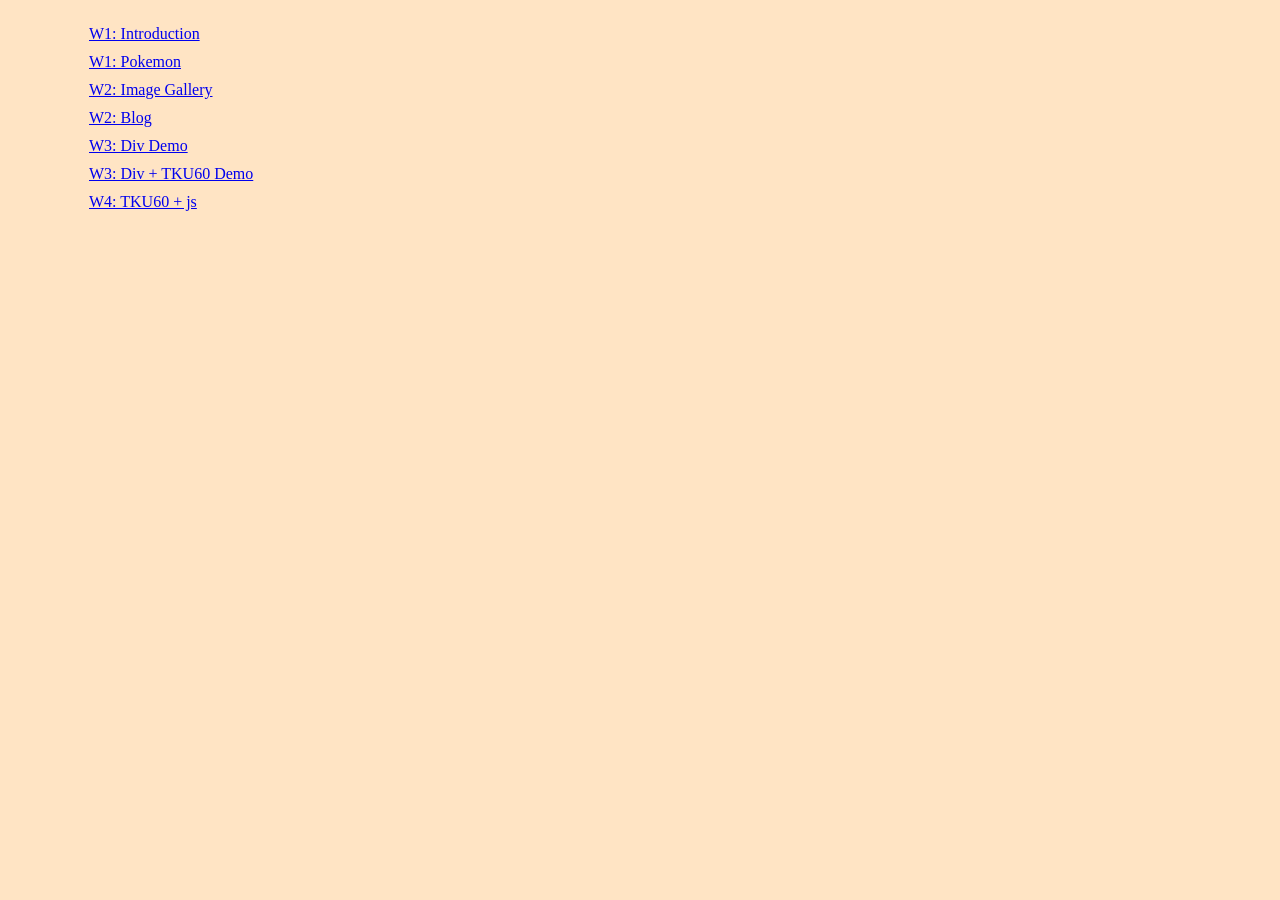
<file: index.html>
<!DOCTYPE html>
<html lang="en">
  <head>
    <meta charset="UTF-8" />
    <meta name="viewport" content="width=device-width, initial-scale=1.0" />
    <link rel="stylesheet" href="./classdemo.css" />
    <title>109-1 Class Demo</title>
  </head>
  <body>
    <div id="container">
      <ul>
        <li>
          <a href="./109-1-w01-intro_pokemon/w01-intro_pokemon/intro.html">
            W1: Introduction</a
          >
        </li>
        <li>
          <a href="./109-1-w01-intro_pokemon/w01-intro_pokemon/pokemon.html">
            W1: Pokemon</a
          >
        </li>
        <li>
          <a href="./109-1-w02-imageGallery/w02-imageGallery/imageGallery.html">
            W2: Image Gallery</a
          >
        </li>
        <li>
          <a href="./109-1-w02-blog/w02-blog/blog.html"> W2: Blog</a>
        </li>
        <li>
          <a href="./109-1-w03-w03-div/w03-div/div.html"> W3: Div Demo</a>
        </li>
        <li>
          <a href="./w03-div-tku60/div_tku60.html"> W3: Div + TKU60 Demo</a>
        </li>
        <li>
          <a href="./w04-tku60-js/div_tku60.html"> W4: TKU60 + js</a>
        </li>
      </ul>
    </div>
  </body>
</html>
</file>
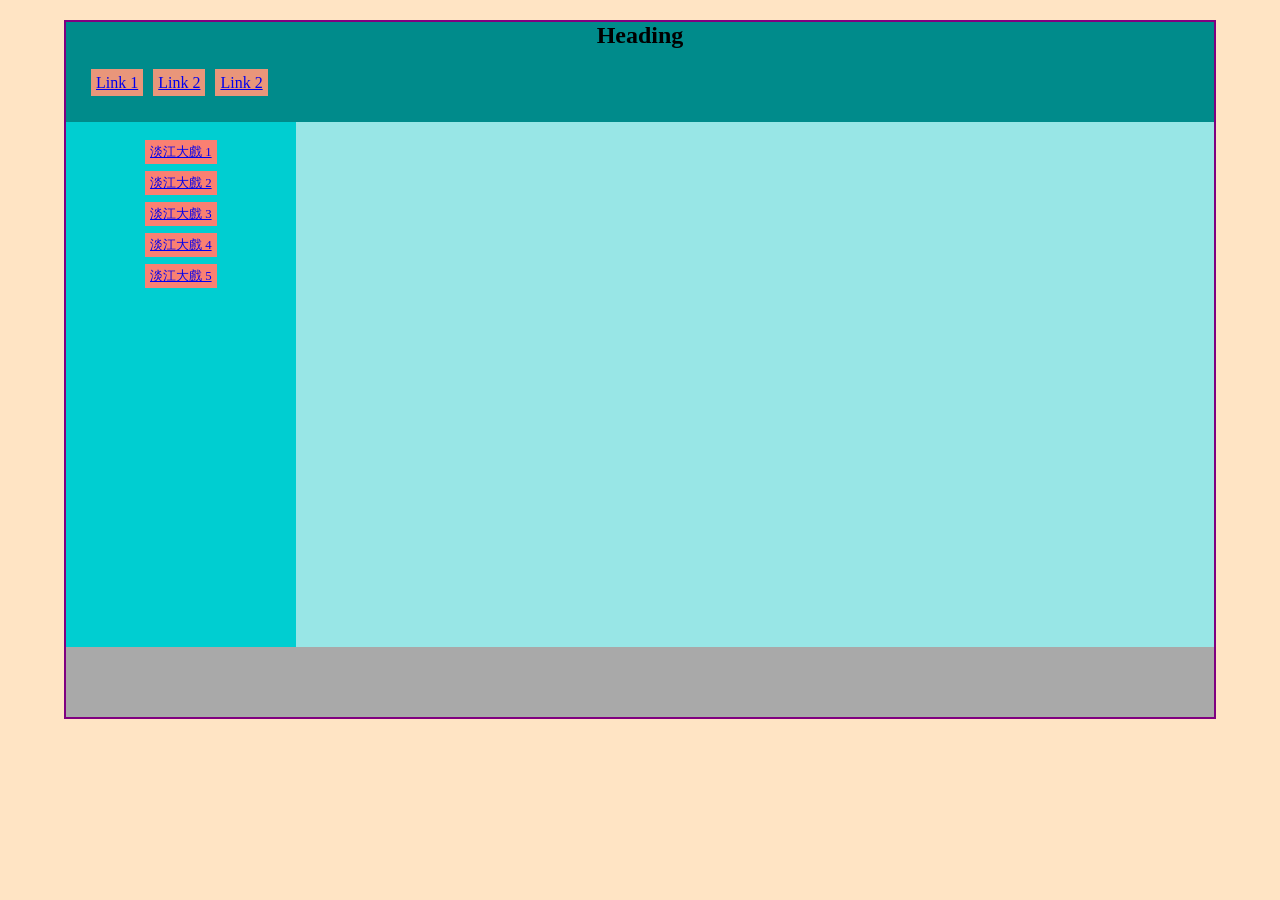
<file: w03-div-tku60/div_tku60.html>
<!DOCTYPE html>
<html lang="en">
  <head>
    <meta charset="UTF-8" />
    <meta name="viewport" content="width=device-width, initial-scale=1.0" />
    <title>Div Demo</title>
    <link rel="stylesheet" href="./div_tku60.css" />
  </head>
  <body>
    <div id="container">
      <div id="heading">
        <h2>Heading</h2>
        <ul>
          <li>
            <a href="#">Link 1</a>
          </li>
          <li>
            <a href="#">Link 2</a>
          </li>
          <li>
            <a href="#">Link 2</a>
          </li>
        </ul>
      </div>
      <div id="main">
        <aside>
          <ul>
            <li>
              <a href="#">淡江大戲 1</a>
            </li>
            <li>
              <a href="#">淡江大戲 2</a>
            </li>
            <li>
              <a href="#">淡江大戲 3</a>
            </li>
            <li>
              <a href="#">淡江大戲 4</a>
            </li>
            <li>
              <a href="#">淡江大戲 5</a>
            </li>
          </ul>
        </aside>
        <div id="section">
          <div class="video-responsive">
            <div id="player">
              <iframe
                width="560"
                height="315"
                src="https://www.youtube.com/embed/RechrtUxfQc"
                frameborder="0"
                allow="accelerometer; autoplay; clipboard-write; encrypted-media; gyroscope; picture-in-picture"
                allowfullscreen
              ></iframe>
            </div>
          </div>
        </div>
      </div>
      <div id="footer"></div>
    </div>
  </body>
</html>
</file>
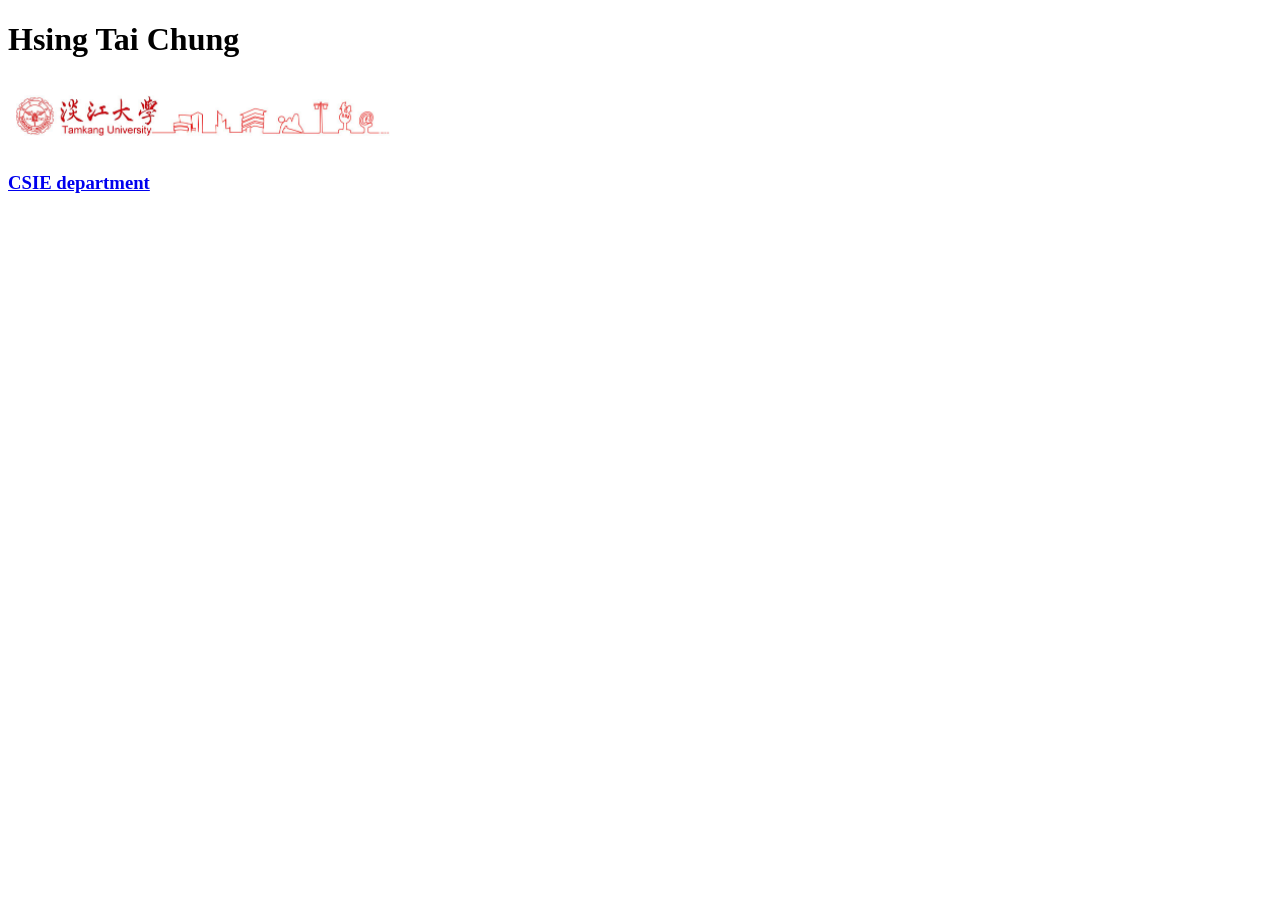
<file: 109-1-w01-intro_pokemon/w01-intro_pokemon/intro.html>
<!DOCTYPE html>
<html lang="en">
  <head>
    <meta charset="UTF-8" />
    <meta name="viewport" content="width=device-width, initial-scale=1.0" />
    <meta http-equiv="X-UA-Compatible" content="ie=edge" />
    <title>Introduction</title>
  </head>
  <body>
    <h1>Hsing Tai Chung</h1>
    <img src="./tku.PNG" width="400" alt="" /> <br />
    <a href="http://www.csie.tku.edu.tw/"> <h3>CSIE department</h3> </a>
  </body>
</html>
</file>
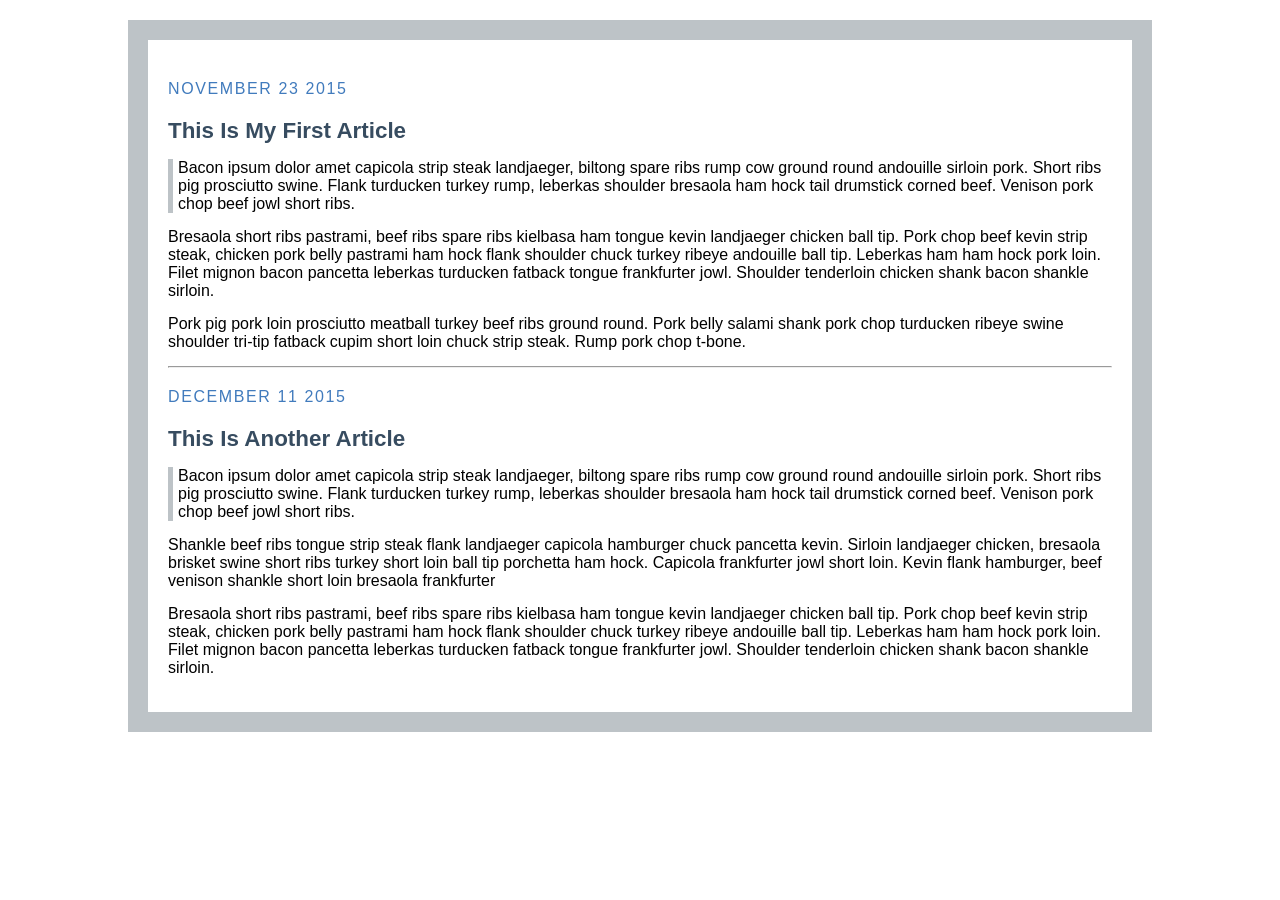
<file: 109-1-w02-blog/w02-blog/blog.html>
<!DOCTYPE html>
<html>
  <head>
    <title>My Blog</title>
    <link rel="stylesheet" type="text/css" href="blog.css" />
  </head>
  <body>
    <link
      href="http://fonts.googleapis.com/css?family=Source+Sans+Pro:400,700,400italic|Source+Code+Pro:400,700"
      rel="stylesheet"
      type="text/css"
    />

    <div class="post">
      <div class="date">November 23 2015</div>
      <h2>This Is My First Article</h2>

      <p class="quote">
        Bacon ipsum dolor amet capicola strip steak landjaeger, biltong spare
        ribs rump cow ground round andouille sirloin pork. Short ribs pig
        prosciutto swine. Flank turducken turkey rump, leberkas shoulder
        bresaola ham hock tail drumstick corned beef. Venison pork chop beef
        jowl short ribs.
      </p>

      <p class="post-info">
        Bresaola short ribs pastrami, beef ribs spare ribs kielbasa ham tongue
        kevin landjaeger chicken ball tip. Pork chop beef kevin strip steak,
        chicken pork belly pastrami ham hock flank shoulder chuck turkey ribeye
        andouille ball tip. Leberkas ham ham hock pork loin. Filet mignon bacon
        pancetta leberkas turducken fatback tongue frankfurter jowl. Shoulder
        tenderloin chicken shank bacon shankle sirloin.
      </p>

      <p class="post-info">
        Pork pig pork loin prosciutto meatball turkey beef ribs ground round.
        Pork belly salami shank pork chop turducken ribeye swine shoulder
        tri-tip fatback cupim short loin chuck strip steak. Rump pork chop
        t-bone.
      </p>
    </div>

    <hr />

    <div class="post">
      <div class="date">December 11 2015</div>
      <h2>This Is Another Article</h2>

      <p class="quote">
        Bacon ipsum dolor amet capicola strip steak landjaeger, biltong spare
        ribs rump cow ground round andouille sirloin pork. Short ribs pig
        prosciutto swine. Flank turducken turkey rump, leberkas shoulder
        bresaola ham hock tail drumstick corned beef. Venison pork chop beef
        jowl short ribs.
      </p>

      <p class="post-info">
        Shankle beef ribs tongue strip steak flank landjaeger capicola hamburger
        chuck pancetta kevin. Sirloin landjaeger chicken, bresaola brisket swine
        short ribs turkey short loin ball tip porchetta ham hock. Capicola
        frankfurter jowl short loin. Kevin flank hamburger, beef venison shankle
        short loin bresaola frankfurter
      </p>

      <p class="post-info">
        Bresaola short ribs pastrami, beef ribs spare ribs kielbasa ham tongue
        kevin landjaeger chicken ball tip. Pork chop beef kevin strip steak,
        chicken pork belly pastrami ham hock flank shoulder chuck turkey ribeye
        andouille ball tip. Leberkas ham ham hock pork loin. Filet mignon bacon
        pancetta leberkas turducken fatback tongue frankfurter jowl. Shoulder
        tenderloin chicken shank bacon shankle sirloin.
      </p>
    </div>
  </body>
</html>
</file>
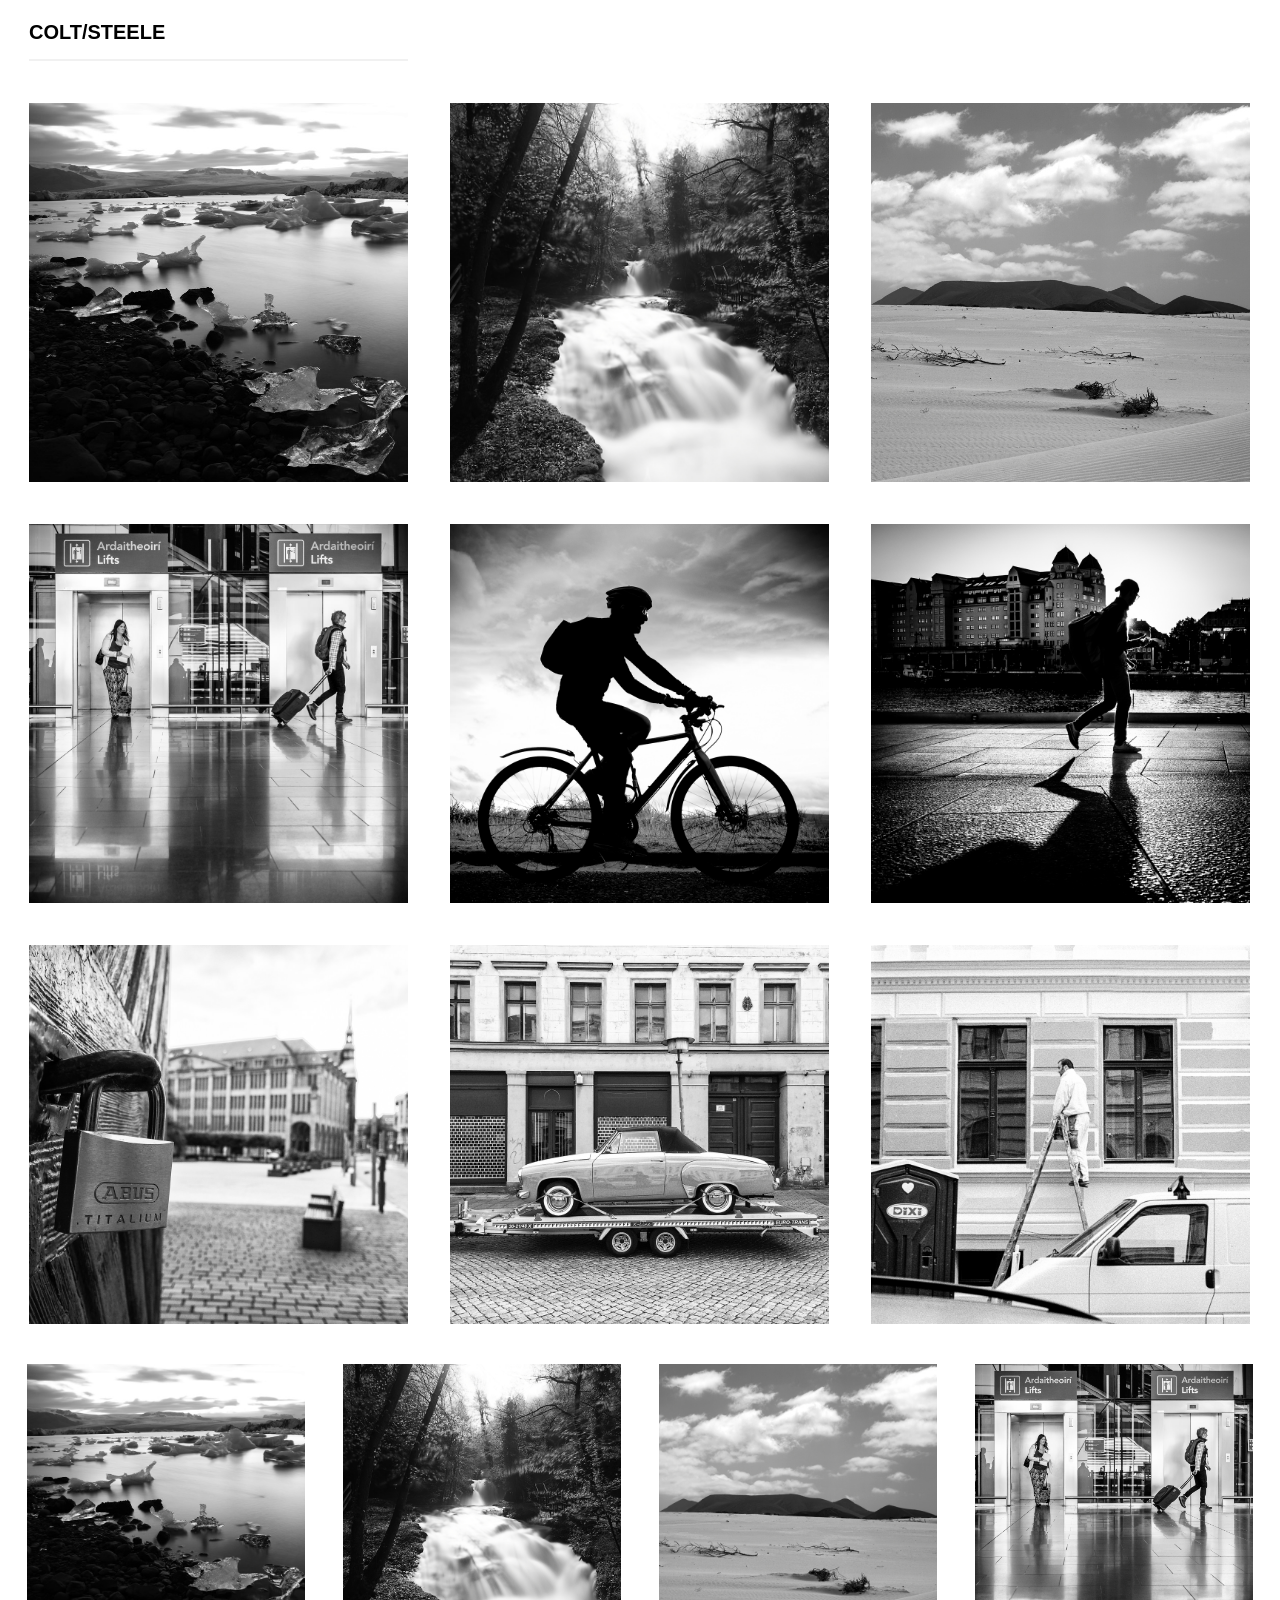
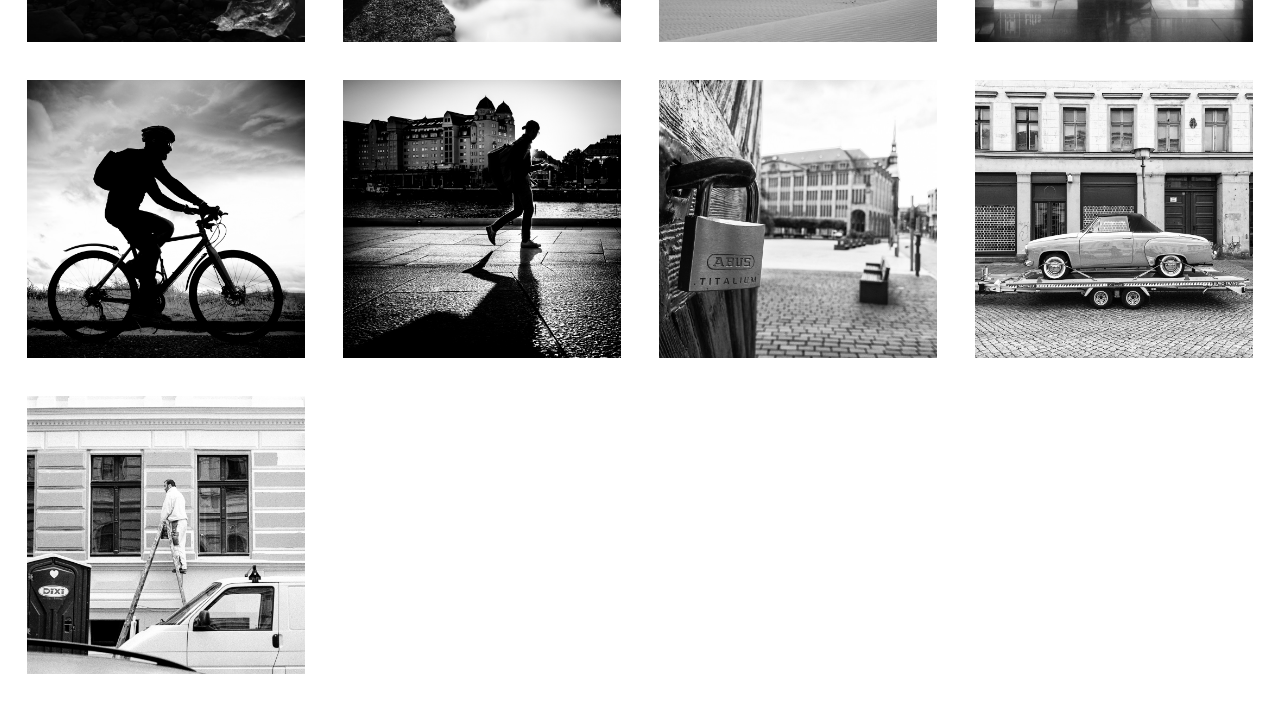
<file: 109-1-w02-imageGallery/w02-imageGallery/imageGallery.html>
<!DOCTYPE html>
<html lang="en">
  <head>
    <meta charset="UTF-8" />
    <meta name="viewport" content="width=device-width, initial-scale=1.0" />
    <meta http-equiv="X-UA-Compatible" content="ie=edge" />
    <link rel="stylesheet" href="./imageGallery.css" />
    <title>Image Gallery</title>
  </head>
  <body>
    <p>Colt/Steele</p>
    <div id="line3">
      <img src="./img/img1.jpg" alt="" />
      <img src="./img/img2.jpg" alt="" />
      <img src="./img/img3.jpg" alt="" />
      <img src="./img/img4.jpg" alt="" />
      <img src="./img/img5.jpg" alt="" />
      <img src="./img/img6.jpg" alt="" />
      <img src="./img/img7.jpg" alt="" />
      <img src="./img/img8.jpg" alt="" />
      <img src="./img/img9.jpg" alt="" />
    </div>
    <div id="line4">
      <img src="./img/img1.jpg" alt="" />
      <img src="./img/img2.jpg" alt="" />
      <img src="./img/img3.jpg" alt="" />
      <img src="./img/img4.jpg" alt="" />
      <img src="./img/img5.jpg" alt="" />
      <img src="./img/img6.jpg" alt="" />
      <img src="./img/img7.jpg" alt="" />
      <img src="./img/img8.jpg" alt="" />
      <img src="./img/img9.jpg" alt="" />
    </div>
  </body>
</html>
</file>
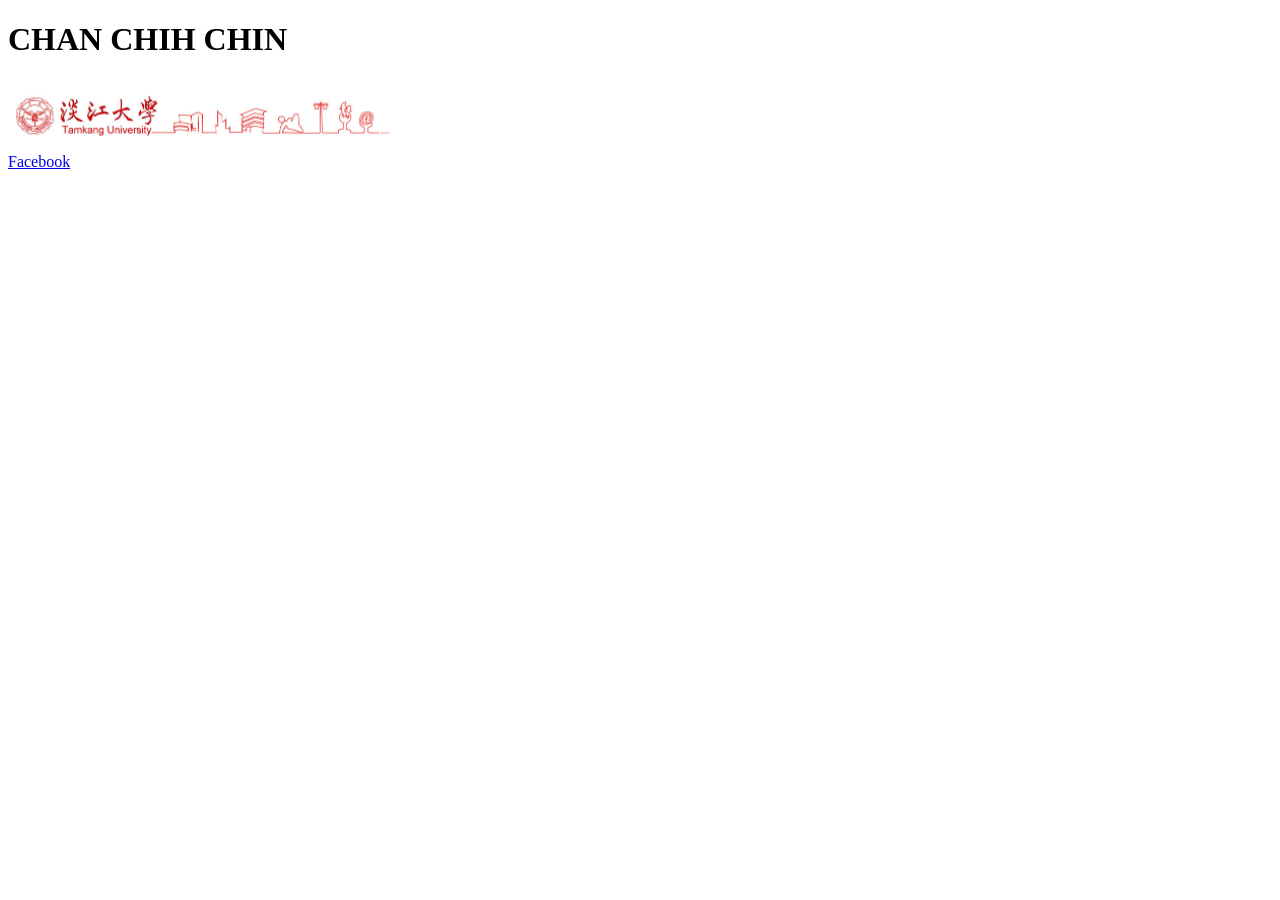
<file: w05-bootstrap/w01-intro_pokemon/w01-intro_pokemon/intro.html>
<!DOCTYPE html>

<html lang="en">

    <head>

        <meta charset="UTF-8" />

        <meta name="viewport" content="width=device-width,

        initial-scale=1.0" />

        <meta http-equiv="X-UA-Compatible" content="id-edge" />

        <title>Introduction</title>

    </head>

    <body>

      <h1>CHAN CHIH CHIN</h1>

      <img src="./tku.PNG" width="400" alt="" /><br />

      <a href="https://www.facebook.com/profile.php?id=100000674627446"> Facebook </a>

    </body>

</html> 
<html>
</file>
<file: classdemo.css>
* {
  padding: 0;
  margin: 0;
  box-sizing: border-box;
}

body {
  background-color: bisque;
  font-size: 16px;
}

#container {
  width: 90%;
  margin: 20px auto;
}

ul {
  display: flex;
  flex-direction: column;
  margin-top: 25px;
  padding-left: 20px;
}

ul li {
  list-style-type: none;
  padding: 0px 5px 10px 5px;
  font-size: 0.9 rem;
}
</file>
<file: w03-div-tku60/div_tku60.css>
* {
  padding: 0;
  margin: 0;
  box-sizing: border-box;
}

body {
  background-color: bisque;
  font-size: 16px;
}

#container {
  width: 90%;
  border: 2px solid purple;
  margin: 20px auto;
}

#heading {
  width: 100%;
  height: 100px;
  background-color: darkcyan;
  text-align: center;
}

#heading ul {
  display: flex;
  margin-top: 25px;
  padding-left: 20px;
}

#heading li {
  list-style-type: none;
  padding: 0px 5px 10px 5px;
  font-size: 0.9 rem;
}

#heading ul a {
  background-color: darksalmon;
  padding: 5px;
}

#heading ul a:hover {
  background-color: crimson;
}

#main {
  display: flex;
  background-color: darkturquoise;
}

#main ul {
  display: flex;
  flex-direction: column;
  margin-top: 15px;
}

#main li {
  list-style-type: none;
  text-align: center;
  margin: 7px;
  font-size: 0.8rem;
}

#main ul a {
  background-color: salmon;
  padding: 5px;
}

#main ul a:hover {
  background-color: crimson;
}

aside {
  width: 20%;
  height: 100%;
  background-color: darkturquoise;
}

#section {
  width: 80%;
  height: 100%;
  background-color: rgb(152, 230, 230);
  padding: 10px;
}

#footer {
  width: 100%;
  height: 70px;
  background-color: darkgray;
}

.video-responsive {
  overflow: hidden;
  padding-bottom: 56.25%;
  position: relative;
  height: 0;
}

.video-responsive iframe {
  left: 0;
  top: 0;
  height: 100%;
  width: 100%;
  position: absolute;
}
</file>
<file: 109-1-w02-blog/w02-blog/blog.css>
* {
  padding: 0;
  margin: 0;
  box-sizing: border-box;
}

body {
  margin: 20px auto;
  padding: 20px;
  border: 20px solid #bdc3c7;
  width: 80%;
  font-family: Arial, Helvetica, sans-serif;
  font-size: 16px;
}

.date {
  text-transform: uppercase;
  letter-spacing: 0.1rem;
  color: #417bbd;
  padding: 20px 0;
}

h2 {
  font-size: 1.4rem;
  font-weight: bold;
  color: #374c60;
  padding-bottom: 15px;
}

.quote {
  border-left: 5px solid #bdc3c7;
  padding-left: 5px;
}

.post {
  margin-bottom: 15px;
}

.post-info {
  margin-top: 15px;
}
</file>
<file: 109-1-w02-imageGallery/w02-imageGallery/imageGallery.css>
#line3,
#line4 {
  display: flex;
  flex-wrap: wrap;
}

#line3 img {
  width: 30%;
  margin: 1.66%;
}

#line4 img {
  width: 22%;
  margin: 1.5%;
}

p {
  text-transform: uppercase;
  font-family: Arial, Helvetica, sans-serif;
  font-size: 20px;
  font-weight: 600;
  border-bottom: 2px solid #f1f1f1;
  padding-bottom: 15px;
  width: 30%;
  margin: 1.66%;
}
</file>
